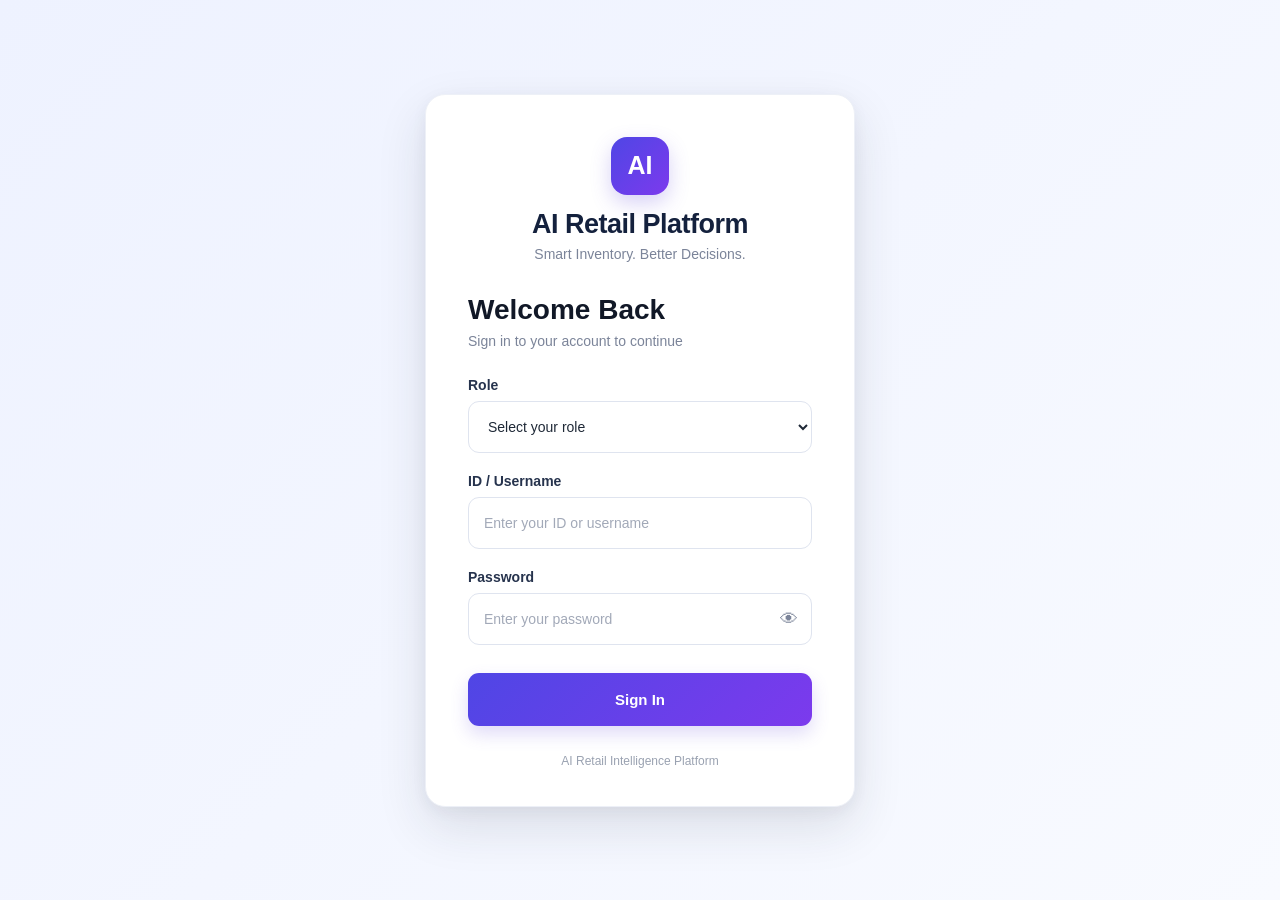
<file: frontend/index.html>
<!DOCTYPE html>
<html lang="en">

<head>
    <meta charset="UTF-8">
    <meta name="viewport" content="width=device-width, initial-scale=1.0">

    <title>AI Retail Platform - Login</title>

    <style>
        * {
            margin: 0;
            padding: 0;
            box-sizing: border-box;
            font-family: Arial, Helvetica, sans-serif;
        }

        body {
            min-height: 100vh;
            background: linear-gradient(135deg, #eef2ff, #f8faff);
            display: flex;
            align-items: center;
            justify-content: center;
            color: #14213d;
        }

        .login-wrapper {
            width: 100%;
            max-width: 470px;
            padding: 20px;
        }

        .login-card {
            background: #ffffff;
            border-radius: 20px;
            padding: 42px 42px 38px;
            box-shadow:
                0 20px 50px rgba(31, 41, 55, 0.12),
                0 4px 15px rgba(31, 41, 55, 0.05);
            border: 1px solid #edf0f7;
        }

        /* LOGO */

        .brand {
            text-align: center;
            margin-bottom: 32px;
        }

        .logo-box {
            width: 58px;
            height: 58px;
            margin: 0 auto 14px;

            display: flex;
            align-items: center;
            justify-content: center;

            background: linear-gradient(135deg, #4f46e5, #7c3aed);
            color: white;

            border-radius: 16px;

            font-size: 25px;
            font-weight: 800;

            box-shadow: 0 8px 20px rgba(99, 76, 220, 0.25);
        }

        .brand h1 {
            font-size: 27px;
            font-weight: 750;
            letter-spacing: -0.5px;
            margin-bottom: 6px;
        }

        .brand p {
            color: #7b8499;
            font-size: 14px;
        }

        /* WELCOME */

        .welcome {
            margin-bottom: 28px;
        }

        .welcome h2 {
            font-size: 28px;
            margin-bottom: 7px;
            color: #111827;
        }

        .welcome p {
            color: #7b8499;
            font-size: 14px;
        }

        /* FORM */

        .form-group {
            margin-bottom: 20px;
        }

        .form-group label {
            display: block;
            font-size: 14px;
            font-weight: 650;
            margin-bottom: 8px;
            color: #26334d;
        }

        .input-wrapper {
            position: relative;
        }

        .form-control {
            width: 100%;
            height: 52px;

            border: 1px solid #dfe4ef;
            border-radius: 11px;

            padding: 0 15px;

            font-size: 14px;
            color: #1f2937;
            background: #ffffff;

            outline: none;

            transition: 0.2s ease;
        }

        .form-control:focus {
            border-color: #6366f1;
            box-shadow: 0 0 0 3px rgba(99, 102, 241, 0.10);
        }

        .form-control::placeholder {
            color: #a2a9b8;
        }

        select.form-control {
            cursor: pointer;
        }

        /* PASSWORD */

        .password-input {
            padding-right: 48px;
        }

        .toggle-password {
            position: absolute;
            right: 14px;
            top: 50%;
            transform: translateY(-50%);

            border: none;
            background: transparent;

            cursor: pointer;

            font-size: 18px;
            color: #7b8499;
        }

        .toggle-password:hover {
            color: #4f46e5;
        }

        /* LOGIN BUTTON */

        .login-btn {
            width: 100%;
            height: 53px;

            border: none;
            border-radius: 11px;

            background: linear-gradient(
                135deg,
                #4f46e5,
                #7c3aed
            );

            color: white;

            font-size: 15px;
            font-weight: 700;

            cursor: pointer;

            margin-top: 8px;

            transition: 0.2s ease;

            box-shadow:
                0 8px 18px rgba(99, 76, 220, 0.20);
        }

        .login-btn:hover {
            transform: translateY(-1px);

            box-shadow:
                0 12px 24px rgba(99, 76, 220, 0.28);
        }

        .login-btn:active {
            transform: translateY(0);
        }

        /* ERROR */

        .error-message {
            display: none;

            margin-top: 15px;
            padding: 11px 13px;

            border-radius: 9px;

            background: #fff1f2;
            border: 1px solid #fecdd3;

            color: #be123c;

            font-size: 13px;
            line-height: 1.4;
        }

        /* FOOTER */

        .login-footer {
            text-align: center;
            margin-top: 28px;

            color: #9aa2b1;
            font-size: 12px;
        }

        /* MOBILE */

        @media (max-width: 520px) {

            .login-wrapper {
                padding: 15px;
            }

            .login-card {
                padding: 32px 24px;
                border-radius: 17px;
            }

            .brand h1 {
                font-size: 24px;
            }

            .welcome h2 {
                font-size: 25px;
            }
        }
    </style>
</head>

<body>

    <div class="login-wrapper">

        <div class="login-card">

            <!-- BRAND -->

            <div class="brand">

                <div class="logo-box">
                    AI
                </div>

                <h1>AI Retail Platform</h1>

                <p>Smart Inventory. Better Decisions.</p>

            </div>


            <!-- WELCOME -->

            <div class="welcome">

                <h2>Welcome Back</h2>

                <p>
                    Sign in to your account to continue
                </p>

            </div>


            <!-- LOGIN FORM -->

            <form id="loginForm">

                <!-- ROLE -->

                <div class="form-group">

                    <label for="role">
                        Role
                    </label>

                    <select
                        id="role"
                        class="form-control"
                        required
                    >

                        <option value="">
                            Select your role
                        </option>

                        <option value="retailer">
                            Retailer
                        </option>

                        <option value="factory">
                            Factory
                        </option>

                        <option value="customer">
                            Customer
                        </option>

                    </select>

                </div>


                <!-- USERNAME -->

                <div class="form-group">

                    <label for="username">
                        ID / Username
                    </label>

                    <input
                        type="text"
                        id="username"
                        class="form-control"
                        placeholder="Enter your ID or username"
                        autocomplete="username"
                        required
                    >

                </div>


                <!-- PASSWORD -->

                <div class="form-group">

                    <label for="password">
                        Password
                    </label>

                    <div class="input-wrapper">

                        <input
                            type="password"
                            id="password"
                            class="form-control password-input"
                            placeholder="Enter your password"
                            autocomplete="current-password"
                            required
                        >

                        <button
                            type="button"
                            class="toggle-password"
                            id="togglePassword"
                            aria-label="Show password"
                        >
                            👁
                        </button>

                    </div>

                </div>


                <!-- LOGIN BUTTON -->

                <button
                    type="submit"
                    class="login-btn"
                >
                    Sign In
                </button>


                <!-- ERROR -->

                <div
                    id="errorMessage"
                    class="error-message"
                ></div>

            </form>


            <!-- FOOTER -->

            <div class="login-footer">
                AI Retail Intelligence Platform
            </div>

        </div>

    </div>


    <script>

        /* ==========================================
           PASSWORD SHOW / HIDE
        ========================================== */

        const passwordInput =
            document.getElementById("password");

        const togglePassword =
            document.getElementById("togglePassword");


        togglePassword.addEventListener(
            "click",
            function () {

                if (
                    passwordInput.type === "password"
                ) {

                    passwordInput.type = "text";

                    togglePassword.textContent = "🙈";

                }

                else {

                    passwordInput.type = "password";

                    togglePassword.textContent = "👁";

                }

            }
        );


        /* ==========================================
           LOGIN
        ========================================== */

        document
            .getElementById("loginForm")
            .addEventListener(
                "submit",
                function (event) {

                    event.preventDefault();


                    const role =
                        document
                            .getElementById("role")
                            .value;

                    const username =
                        document
                            .getElementById("username")
                            .value
                            .trim();

                    const password =
                        document
                            .getElementById("password")
                            .value;

                    const error =
                        document
                            .getElementById("errorMessage");


                    error.style.display = "none";


                    /* CHECK ROLE */

                    if (!role) {

                        showError(
                            "Please select your role."
                        );

                        return;

                    }


                    /* CHECK USERNAME */

                    if (!username) {

                        showError(
                            "Please enter your ID / username."
                        );

                        return;

                    }


                    /* CHECK PASSWORD */

                    if (!password) {

                        showError(
                            "Please enter your password."
                        );

                        return;

                    }


                    /*
                       DEMO LOGIN

                       For your MVP:
                       demo / 1234
                    */

                    if (
                        username !== "demo" ||
                        password !== "1234"
                    ) {

                        showError(
                            "Invalid ID or password. Use demo / 1234 for the MVP."
                        );

                        return;

                    }


                    /* SAVE LOGIN */

                    localStorage.setItem(
                        "loggedIn",
                        "true"
                    );

                    localStorage.setItem(
                        "userRole",
                        role
                    );

                    localStorage.setItem(
                        "username",
                        username
                    );


                    /* ROLE BASED REDIRECT */

                    if (role === "retailer") {

                        window.location.href =
                            "dashboard.html";

                    }

                    else if (role === "factory") {

                        window.location.href =
                            "factory.html";

                    }

                    else if (role === "customer") {

                        window.location.href =
                            "customer.html";

                    }

                }
            );


        /* ==========================================
           ERROR FUNCTION
        ========================================== */

        function showError(message) {

            const error =
                document.getElementById(
                    "errorMessage"
                );

            error.textContent = message;

            error.style.display = "block";

        }

    </script>

</body>

</html>
</file>
<file: frontend/style.css>
/* =========================================================
   RETAILEDGE — FINAL GLOBAL CSS
   Professional Light Dashboard + Dark Sidebar
   ========================================================= */


/* =========================================================
   GLOBAL RESET
   ========================================================= */

* {
    margin: 0;
    padding: 0;
    box-sizing: border-box;
}

html {
    scroll-behavior: smooth;
}

body {
    font-family: "Inter", -apple-system, BlinkMacSystemFont,
                 "Segoe UI", Roboto, Arial, sans-serif;

    background: #f5f7fb;
    color: #172033;

    line-height: 1.5;
}


/* =========================================================
   LOGIN
   ========================================================= */

.login-body {
    min-height: 100vh;

    display: flex;
    align-items: center;
    justify-content: center;

    background:
        radial-gradient(
            circle at top left,
            #e9ddff,
            transparent 35%
        ),
        radial-gradient(
            circle at bottom right,
            #dcecff,
            transparent 35%
        ),
        #f5f7fb;
}

.login-container {
    width: 950px;
    min-height: 570px;

    display: grid;
    grid-template-columns: 1fr 1fr;

    background: #ffffff;

    border-radius: 28px;
    overflow: hidden;

    box-shadow:
        0 25px 70px rgba(35, 40, 70, 0.15);
}

.login-left {
    padding: 55px;

    background:
        linear-gradient(
            145deg,
            #6d4aff,
            #8d6cff
        );

    color: #ffffff;

    display: flex;
    flex-direction: column;
    justify-content: space-between;
}

.brand-large {
    display: flex;
    align-items: center;
    gap: 15px;
}

.brand-icon {
    font-size: 42px;
}

.brand-large h1 {
    font-size: 25px;
}

.brand-large p {
    font-size: 13px;
    opacity: 0.8;
}

.login-info h2 {
    font-size: 38px;
    line-height: 1.2;
    margin-bottom: 20px;
}

.login-info p {
    line-height: 1.7;
    opacity: 0.85;
    max-width: 400px;
}

.login-card {
    padding: 55px;

    display: flex;
    flex-direction: column;
    justify-content: center;
}

.login-header h2 {
    font-size: 28px;
    margin-bottom: 8px;
}

.login-header p {
    color: #7d8496;
    margin-bottom: 30px;
    font-size: 14px;
}

.input-group {
    margin-bottom: 18px;
}

.input-group label {
    display: block;

    font-size: 13px;
    font-weight: 600;

    margin-bottom: 8px;

    color: #172033;
}

.input-group input,
.input-group select,
.input-group textarea {
    width: 100%;

    padding: 14px 15px;

    border: 1px solid #e1e4ec;
    border-radius: 10px;

    outline: none;

    font-family: inherit;

    background: #ffffff;
    color: #172033;

    transition: 0.2s;
}

.input-group textarea {
    min-height: 100px;
    resize: vertical;
}

.input-group input:focus,
.input-group select:focus,
.input-group textarea:focus {
    border-color: #7655ff;

    box-shadow:
        0 0 0 3px rgba(118, 85, 255, 0.1);
}

.primary-btn {
    width: 100%;

    border: none;

    padding: 14px;

    border-radius: 10px;

    background:
        linear-gradient(
            135deg,
            #6d4aff,
            #8a68ff
        );

    color: #ffffff;

    font-weight: 700;

    cursor: pointer;

    transition: 0.25s;
}

.primary-btn:hover {
    transform: translateY(-2px);

    box-shadow:
        0 10px 25px rgba(109, 74, 255, 0.25);
}

.login-message {
    text-align: center;

    margin-top: 15px;

    font-size: 13px;
}


/* =========================================================
   APP
   ========================================================= */

.app {
    min-height: 100vh;
    display: flex;
}


/* =========================================================
   SIDEBAR
   ========================================================= */

.sidebar {
    width: 255px;

    position: fixed;

    left: 0;
    top: 0;
    bottom: 0;

    background: #111525;

    color: #ffffff;

    padding: 25px 15px;

    display: flex;
    flex-direction: column;

    z-index: 1000;
}

.logo {
    display: flex;
    align-items: center;

    gap: 12px;

    padding: 0 12px 30px;
}

.logo-icon {
    width: 42px;
    height: 42px;

    display: flex;
    align-items: center;
    justify-content: center;

    border-radius: 12px;

    background:
        linear-gradient(
            135deg,
            #7452ff,
            #9a7cff
        );

    font-size: 21px;
}

.logo h2 {
    font-size: 17px;
    color: #ffffff;
}

.logo span {
    color: #8d94aa;
    font-size: 11px;
}

nav {
    display: flex;
    flex-direction: column;

    gap: 7px;
}

nav a {
    text-decoration: none;

    color: #9299ae;

    padding: 13px 14px;

    border-radius: 10px;

    display: flex;
    align-items: center;

    gap: 12px;

    font-size: 13px;

    transition: 0.2s;
}

nav a:hover {
    background: #1d2235;
    color: #ffffff;
}

nav a.active {
    background:
        linear-gradient(
            135deg,
            rgba(118, 85, 255, 0.9),
            rgba(143, 105, 255, 0.8)
        );

    color: #ffffff;

    box-shadow:
        0 8px 20px rgba(105, 77, 255, 0.2);
}

.sidebar-bottom {
    margin-top: auto;
}

.logout-btn {
    width: 100%;

    padding: 12px;

    border: 1px solid #292e40;

    border-radius: 10px;

    background: transparent;

    color: #aab0c0;

    cursor: pointer;

    transition: 0.2s;
}

.logout-btn:hover {
    background: #1d2235;
    color: #ffffff;
}


/* =========================================================
   MAIN CONTENT
   ========================================================= */

.main-content {
    margin-left: 255px;

    width: calc(100% - 255px);

    min-height: 100vh;

    padding: 30px 35px;

    background: #f5f7fb;

    color: #172033;
}


/* =========================================================
   TOPBAR
   ========================================================= */

.topbar {
    display: flex;

    justify-content: space-between;
    align-items: center;

    margin-bottom: 30px;
}

.topbar h1 {
    font-size: 27px;
    color: #172033;
}

.topbar p {
    color: #7c8395;

    font-size: 13px;

    margin-top: 6px;
}

.user-section {
    display: flex;
    align-items: center;

    gap: 8px;

    font-size: 12px;

    color: #687083;
}

.status-dot {
    width: 9px;
    height: 9px;

    border-radius: 50%;

    background: #28c76f;

    box-shadow:
        0 0 10px rgba(40, 199, 111, 0.5);
}


/* =========================================================
   LOADING
   ========================================================= */

.ai-loading {
    display: flex;

    align-items: center;

    gap: 12px;

    padding: 15px 20px;

    margin-bottom: 20px;

    border-radius: 12px;

    background: #ffffff;

    border: 1px solid #edf0f5;

    color: #687083;

    font-size: 14px;
}

.loader {
    width: 18px;
    height: 18px;

    border: 3px solid #e4e0ff;

    border-top: 3px solid #7051f7;

    border-radius: 50%;

    animation: spin 0.8s linear infinite;
}

@keyframes spin {
    to {
        transform: rotate(360deg);
    }
}


/* =========================================================
   API ERROR
   ========================================================= */

.api-error {
    padding: 18px 20px;

    margin-bottom: 20px;

    border-radius: 12px;

    background: #fff0f0;

    border: 1px solid #ffd0d0;

    color: #a83232;
}

.api-error strong {
    display: block;
    margin-bottom: 6px;
}

.api-error p {
    margin: 0;
    opacity: 0.8;
}


/* =========================================================
   STAT CARDS
   ========================================================= */

.stats-grid {
    display: grid;

    grid-template-columns:
        repeat(4, minmax(0, 1fr));

    gap: 18px;

    margin-bottom: 22px;
}

.stat-card {
    background: #ffffff;

    padding: 20px;

    border-radius: 16px;

    display: flex;
    align-items: center;

    gap: 15px;

    border: 1px solid #edf0f5;

    box-shadow:
        0 3px 12px rgba(30, 35, 55, 0.03);

    transition: 0.25s;
}

.stat-card:hover {
    transform: translateY(-4px);

    box-shadow:
        0 12px 30px rgba(30, 35, 55, 0.08);
}

.stat-card p,
.stat-card span {
    color: #7f8697;
    font-size: 12px;
}

.stat-card h2 {
    color: #172033;

    font-size: 25px;

    margin: 5px 0;
}

.stat-card small {
    font-size: 10px;
    color: #8a91a2;
}

.stat-icon {
    width: 48px;
    height: 48px;

    flex-shrink: 0;

    border-radius: 13px;

    display: flex;
    align-items: center;
    justify-content: center;

    font-size: 20px;
}

.purple {
    background: #eeeaff;
}

.blue {
    background: #e5efff;
}

.green {
    background: #e7f8ef;
}

.orange {
    background: #fff1df;
}

.red {
    background: #ffe7e8;
}


/* =========================================================
   DASHBOARD GRID
   ========================================================= */

.dashboard-grid {
    display: grid;

    grid-template-columns: 2fr 1fr;

    gap: 20px;

    margin-bottom: 20px;
}


/* =========================================================
   DASHBOARD CARD
   ========================================================= */

.dashboard-card {
    background: #ffffff;

    border-radius: 16px;

    padding: 22px;

    border: 1px solid #edf0f5;

    margin-bottom: 20px;

    color: #172033;

    box-shadow:
        0 3px 12px rgba(30, 35, 55, 0.03);
}

.card-header {
    display: flex;

    justify-content: space-between;
    align-items: center;

    margin-bottom: 20px;
}

.card-header h2 {
    font-size: 16px;
    color: #172033;
}

.card-header p {
    font-size: 11px;

    color: #8a91a2;

    margin-top: 5px;
}


/* =========================================================
   INVENTORY DETAILS
   ========================================================= */

.inventory-details {
    display: flex;
    flex-direction: column;
}

.detail-row {
    display: flex;

    justify-content: space-between;
    align-items: center;

    padding: 14px 0;

    border-bottom: 1px solid #edf0f5;
}

.detail-row:last-child {
    border-bottom: none;
}

.detail-row span {
    color: #7f8697;
    font-size: 13px;
}

.detail-row strong {
    font-size: 14px;
    color: #252c3c;
}


/* =========================================================
   CONTEXT INTELLIGENCE
   ========================================================= */

.context-list {
    display: flex;

    flex-direction: column;

    gap: 15px;
}

.context-item {
    display: flex;

    align-items: center;

    gap: 14px;
}

.context-icon {
    width: 40px;
    height: 40px;

    display: flex;

    align-items: center;
    justify-content: center;

    border-radius: 10px;

    background: #f4f1ff;

    font-size: 18px;
}

.context-item span {
    display: block;

    color: #8a91a2;

    font-size: 12px;

    margin-bottom: 3px;
}

.context-item strong {
    font-size: 14px;

    color: #252c3c;
}


/* =========================================================
   LIVE BADGE
   ========================================================= */

.live-badge {
    font-size: 10px;

    font-weight: 700;

    padding: 6px 10px;

    border-radius: 20px;

    background: #e7f8ef;

    color: #19945a;
}


/* =========================================================
   AI INSIGHT
   ========================================================= */

.ai-insight {
    background:
        linear-gradient(
            135deg,
            #f4f1ff,
            #eef2ff
        );

    color: #172033;

    border-radius: 17px;

    padding: 24px 28px;

    display: flex;

    align-items: center;

    gap: 20px;

    margin-bottom: 22px;

    border: 1px solid #e2defc;
}

.insight-icon {
    width: 50px;
    height: 50px;

    flex-shrink: 0;

    border-radius: 15px;

    background: #e6e0ff;

    display: flex;

    align-items: center;
    justify-content: center;

    font-size: 22px;
}

.insight-content {
    flex: 1;
}

.insight-label {
    font-size: 10px;

    color: #7051f7;

    font-weight: 700;
}

.insight-content h2 {
    font-size: 17px;

    margin: 5px 0;

    color: #172033;
}

.insight-content p {
    color: #667085;

    font-size: 12px;

    line-height: 1.5;
}


/* =========================================================
   AI REASONING
   ========================================================= */

.reasoning-card {
    margin-top: 20px;
}

.ai-badge {
    padding: 6px 12px;

    border-radius: 20px;

    font-size: 11px;

    font-weight: 700;

    background: #eeeaff;

    color: #7051f7;
}

.signals-list {
    display: flex;

    flex-direction: column;

    gap: 10px;

    margin: 20px 0;
}

.signal-item {
    padding: 12px 15px;

    border-radius: 10px;

    background: #f7f8fb;

    border: 1px solid #edf0f5;

    font-size: 13px;

    color: #4f586b;
}


/* =========================================================
   ACTION
   ========================================================= */

.recommendation-action {
    display: flex;

    align-items: center;

    justify-content: space-between;

    gap: 20px;

    padding-top: 20px;

    border-top: 1px solid #edf0f5;
}

.recommendation-action span {
    font-size: 12px;

    color: #8a91a2;
}

.recommendation-action h2 {
    margin-top: 5px;

    font-size: 18px;

    color: #172033;
}


/* =========================================================
   ACTION BUTTON
   ========================================================= */

.action-btn {
    padding: 12px 20px;

    border: none;

    background: #7051f7;

    color: #ffffff;

    border-radius: 9px;

    cursor: pointer;

    font-size: 12px;

    font-weight: 600;

    transition: 0.2s;
}

.action-btn:hover {
    background: #5c3fe0;

    transform: translateY(-2px);

    box-shadow:
        0 8px 18px rgba(112, 81, 247, 0.22);
}


/* =========================================================
   RISK COLORS
   ========================================================= */

.risk-high {
    color: #e08a00 !important;
}

.risk-medium {
    color: #c28a00 !important;
}

.risk-critical {
    color: #dc464d !important;
}

.risk-low {
    color: #19945a !important;
}


/* =========================================================
   PANELS
   ========================================================= */

.panel {
    background: #ffffff;

    border-radius: 16px;

    padding: 22px;

    border: 1px solid #edf0f5;

    margin-bottom: 20px;

    color: #172033;

    box-shadow:
        0 3px 12px rgba(30, 35, 55, 0.03);
}

.large-panel {
    min-height: 330px;
}

.panel-header {
    display: flex;

    justify-content: space-between;
    align-items: center;

    margin-bottom: 20px;
}

.panel-header h2 {
    font-size: 16px;
    color: #172033;
}

.panel-header p {
    font-size: 11px;

    color: #8a91a2;

    margin-top: 5px;
}

.panel-header select {
    padding: 8px 12px;

    border: 1px solid #e5e7ed;

    border-radius: 8px;

    font-size: 11px;

    background: #ffffff;
    color: #172033;
}


/* =========================================================
   CHART
   ========================================================= */

.chart {
    height: 220px;

    display: flex;

    align-items: end;

    padding-top: 20px;
}

.chart-bars {
    width: 100%;

    height: 100%;

    display: flex;

    align-items: end;

    justify-content: space-around;

    border-bottom: 1px solid #e9ebf0;
}

.bar-container {
    height: 100%;

    width: 10%;

    display: flex;

    flex-direction: column;

    justify-content: end;

    align-items: center;

    gap: 8px;
}

.bar {
    width: 55px;

    max-width: 100%;

    background: #dcd4ff;

    border-radius: 8px 8px 0 0;

    transition: 0.3s;
}

.bar:hover {
    background: #7555ff;

    transform: scaleY(1.03);
}

.bar.highlight {
    background: #7555ff;
}

.bar-container span {
    font-size: 10px;

    color: #8a91a2;
}


/* =========================================================
   RISK LIST
   ========================================================= */

.risk-list {
    display: flex;

    flex-direction: column;

    gap: 18px;

    margin-top: 30px;
}

.risk-item {
    display: flex;

    justify-content: space-between;
    align-items: center;

    font-size: 12px;
}

.risk-item div {
    display: flex;

    align-items: center;

    gap: 9px;
}

.risk-dot {
    width: 9px;
    height: 9px;

    border-radius: 50%;

    display: inline-block;
}

.risk-dot.high {
    background: #ed5b61;
}

.risk-dot.medium {
    background: #f2ad4e;
}

.risk-dot.low {
    background: #22c55e;
}

.view-link {
    color: #7051f7;

    font-size: 12px;

    text-decoration: none;

    font-weight: 600;
}


/* =========================================================
   AI BANNER — PREDICTION PAGE
   ========================================================= */

.ai-banner {
    background:
        linear-gradient(
            135deg,
            #f5f2ff,
            #eef2ff
        );

    color: #172033;

    border-radius: 17px;

    padding: 24px 28px;

    display: flex;

    align-items: center;

    gap: 20px;

    margin-bottom: 22px;

    border: 1px solid #e1ddf8;

    box-shadow:
        0 5px 18px rgba(30, 35, 55, 0.04);
}

.ai-symbol {
    width: 50px;
    height: 50px;

    flex-shrink: 0;

    border-radius: 15px;

    background:
        linear-gradient(
            135deg,
            #7051f7,
            #957cff
        );

    color: #ffffff;

    display: flex;

    align-items: center;
    justify-content: center;

    font-size: 22px;

    box-shadow:
        0 8px 18px rgba(112, 81, 247, 0.20);
}

.ai-banner span {
    font-size: 10px;

    color: #7051f7;

    font-weight: 800;

    letter-spacing: 0.8px;
}

.ai-banner h2 {
    font-size: 18px;

    margin: 5px 0;

    color: #172033;
}

.ai-banner p {
    color: #687083;

    font-size: 12px;
}

.ai-btn {
    margin-left: auto;

    background: #7051f7;

    color: #ffffff;

    padding: 11px 15px;

    border-radius: 9px;

    text-decoration: none;

    font-size: 11px;

    font-weight: 700;

    white-space: nowrap;

    transition: 0.2s;
}

.ai-btn:hover {
    background: #5c3fe0;

    transform: translateY(-2px);
}


/* =========================================================
   PREDICTION TABLE
   ========================================================= */

.table-container,
.table-wrap {
    width: 100%;
    overflow-x: auto;
}

table {
    width: 100%;

    border-collapse: collapse;

    font-size: 12px;

    background: #ffffff;

    color: #172033;
}

th {
    text-align: left;

    color: #697386;

    background: #f8f9fc;

    font-weight: 700;

    padding: 13px 10px;

    border-bottom: 1px solid #e5e7eb;
}

td {
    padding: 15px 10px;

    border-bottom: 1px solid #f0f2f5;

    color: #626a7c;

    background: #ffffff;
}

td strong {
    color: #252c3c;
}

tbody tr {
    transition: 0.15s;
}

tbody tr:hover td {
    background: #f8faff;
}


/* Predicted demand column */

table td:nth-child(4) {
    color: #4f46e5;
    font-weight: 750;
}


/* =========================================================
   PREDICTION STATUS
   ========================================================= */

#predictionStatus {
    display: inline-flex;

    align-items: center;
    justify-content: center;

    min-width: 78px;

    padding: 6px 12px;

    border-radius: 999px;

    background: #fff1f2;

    border: 1px solid #fecdd3;

    color: #dc2626;

    font-size: 10px;

    font-weight: 800;

    letter-spacing: 0.5px;

    text-transform: uppercase;
}


/* =========================================================
   PREDICTION INSIGHT
   ========================================================= */

#predictionInsight {
    margin-top: 20px;

    padding: 18px 20px;

    background:
        linear-gradient(
            135deg,
            #f8faff,
            #f5f3ff
        );

    border: 1px solid #e1e5f2;

    border-left: 4px solid #7051f7;

    border-radius: 12px;

    color: #4f586b;

    font-size: 13px;

    line-height: 1.65;

    box-shadow:
        0 4px 14px rgba(30, 35, 55, 0.04);
}


/* =========================================================
   DEBUG BOX
   ========================================================= */

#debugBox {
    margin-top: 15px;

    padding: 12px 15px;

    background: #f8fafc;

    color: #475569;

    border: 1px solid #e2e8f0;

    border-radius: 9px;

    font-family:
        Consolas,
        "Courier New",
        monospace;

    font-size: 11px;

    line-height: 1.5;
}


/* =========================================================
   BADGES
   ========================================================= */

.badge {
    display: inline-block;

    padding: 5px 9px;

    border-radius: 20px;

    font-size: 9px;

    font-weight: 700;
}

.badge.success {
    background: #e5f8ed;
    color: #19945a;
}

.badge.danger {
    background: #ffe7e8;
    color: #dc464d;
}

.badge.warning {
    background: #fff1db;
    color: #c47b1c;
}


/* =========================================================
   SEARCH
   ========================================================= */

.search-row {
    display: flex;

    gap: 12px;

    margin-bottom: 20px;
}

.search-row input,
.search-row select {
    padding: 11px 13px;

    border: 1px solid #e1e4eb;

    border-radius: 9px;

    outline: none;

    font-family: inherit;

    font-size: 12px;

    background: #ffffff;

    color: #172033;
}

.search-row input {
    flex: 1;
}


/* =========================================================
   BUTTONS
   ========================================================= */

.primary-small-btn {
    border: none;

    background: #7051f7;

    color: #ffffff;

    padding: 11px 16px;

    border-radius: 9px;

    font-size: 12px;

    font-weight: 600;

    cursor: pointer;

    transition: 0.2s;
}

.primary-small-btn:hover {
    background: #5c3fe0;

    transform: translateY(-1px);
}


/* =========================================================
   RISK CARDS
   ========================================================= */

.risk-cards {
    display: grid;

    grid-template-columns:
        repeat(3, minmax(0, 1fr));

    gap: 18px;

    margin-bottom: 20px;
}

.risk-card {
    background: #ffffff;

    border-radius: 16px;

    padding: 22px;

    border: 1px solid #edf0f5;

    box-shadow:
        0 3px 12px rgba(30, 35, 55, 0.03);
}

.risk-card span {
    font-size: 25px;
}

.risk-card h3 {
    font-size: 14px;

    margin-top: 12px;

    color: #172033;
}

.risk-card strong {
    display: block;

    font-size: 30px;

    margin-top: 7px;

    color: #172033;
}

.risk-card p {
    font-size: 11px;

    color: #858c9d;

    margin-top: 3px;
}


/* =========================================================
   RECOMMENDATIONS
   ========================================================= */

.recommendation-grid {
    display: grid;

    grid-template-columns:
        repeat(3, minmax(0, 1fr));

    gap: 18px;
}

.recommendation-card {
    background: #ffffff;

    padding: 22px;

    border-radius: 16px;

    border: 1px solid #edf0f5;

    transition: 0.25s;

    color: #172033;
}

.recommendation-card:hover {
    transform: translateY(-4px);

    box-shadow:
        0 12px 30px rgba(30, 35, 55, 0.08);
}

.recommendation-top {
    display: flex;

    align-items: center;

    justify-content: space-between;
}

.recommendation-icon {
    width: 45px;
    height: 45px;

    border-radius: 12px;

    display: flex;

    align-items: center;
    justify-content: center;

    font-size: 20px;

    background: #f0edff;
}

.recommendation-card h3 {
    margin-top: 18px;

    font-size: 15px;

    color: #172033;
}

.recommendation-card > p {
    color: #7f8697;

    font-size: 11px;

    line-height: 1.6;

    margin-top: 8px;
}

.recommendation-data {
    display: grid;

    grid-template-columns:
        repeat(3, 1fr);

    gap: 10px;

    margin: 20px 0;
}

.recommendation-data div {
    background: #f7f8fb;

    padding: 10px;

    border-radius: 9px;
}

.recommendation-data span {
    display: block;

    color: #8b91a1;

    font-size: 8px;
}

.recommendation-data strong {
    display: block;

    margin-top: 5px;

    font-size: 13px;

    color: #252c3c;
}


/* =========================================================
   AI FEEDBACK
   ========================================================= */

.feedback-section {
    margin-top: 24px;

    padding-top: 20px;

    border-top: 1px solid #e7e9ef;
}

.feedback-title {
    margin-bottom: 12px;
}

.feedback-title span {
    font-size: 14px;

    color: #687083;
}

.feedback-buttons {
    display: flex;

    gap: 12px;
}

.feedback-btn {
    padding: 10px 18px;

    border: none;

    border-radius: 10px;

    cursor: pointer;

    font-size: 14px;

    font-weight: 600;

    transition: 0.2s ease;
}

.feedback-btn:hover {
    transform: translateY(-2px);
}

.helpful {
    background: #e7f8ef;

    color: #19945a;
}

.not-helpful {
    background: #ffe7e8;

    color: #dc464d;
}

.feedback-message {
    display: none;

    margin-top: 12px;

    font-size: 13px;

    color: #19945a;
}


/* =========================================================
   SMART ALERTS
   ========================================================= */

.alerts-card {
    margin-top: 24px;
}

.section-header {
    display: flex;

    justify-content: space-between;

    align-items: center;

    margin-bottom: 20px;
}

.section-header h2 {
    margin: 0;

    color: #172033;
}

.section-header p {
    margin: 5px 0 0;

    color: #7f8697;

    font-size: 13px;
}

.alert-count {
    padding: 7px 12px;

    border-radius: 20px;

    background: #eeeaff;

    color: #7051f7;

    font-size: 13px;

    font-weight: 600;
}

.alerts-container {
    display: flex;

    flex-direction: column;

    gap: 12px;
}

.alert-item {
    display: flex;

    align-items: flex-start;

    gap: 14px;

    padding: 16px;

    border-radius: 14px;

    background: #ffffff;

    border: 1px solid #edf0f5;

    transition: 0.2s ease;
}

.alert-item:hover {
    transform: translateY(-2px);

    box-shadow:
        0 7px 20px rgba(30, 35, 55, 0.06);
}

.alert-icon {
    width: 42px;
    height: 42px;

    display: flex;

    align-items: center;
    justify-content: center;

    border-radius: 12px;

    background: #f1efff;

    font-size: 21px;

    flex-shrink: 0;
}

.alert-content {
    flex: 1;
}

.alert-content h3 {
    margin: 0 0 5px;

    font-size: 15px;

    color: #172033;
}

.alert-content p {
    margin: 0 0 8px;

    color: #7f8697;

    font-size: 13px;

    line-height: 1.5;
}

.alert-action {
    font-size: 12px;

    font-weight: 600;

    color: #7051f7;
}

.alert-high {
    border-left: 3px solid #ef4444;
}

.alert-critical {
    border-left: 3px solid #dc2626;
}

.alert-medium {
    border-left: 3px solid #eab308;
}

.alert-low {
    border-left: 3px solid #22c55e;
}

.alert-festival {
    border-left: 3px solid #f59e0b;
}

.alert-weather {
    border-left: 3px solid #38bdf8;
}

.alert-promotion {
    border-left: 3px solid #a78bfa;
}

.alert-trend {
    border-left: 3px solid #22c55e;
}

.loading-alerts {
    padding: 20px;

    text-align: center;

    color: #888;
}


/* =========================================================
   MULTI PRODUCT INVENTORY
   ========================================================= */

.multi-product-card {
    margin-top: 24px;
}

.multi-product-summary {
    display: grid;

    grid-template-columns:
        repeat(4, minmax(0, 1fr));

    gap: 16px;

    margin: 20px 0;
}

.mini-stat {
    padding: 18px;

    border-radius: 12px;

    background: #ffffff;

    border: 1px solid #edf0f5;
}

.mini-stat span {
    display: block;

    font-size: 13px;

    margin-bottom: 8px;

    color: #7f8697;
}

.mini-stat strong {
    font-size: 24px;

    color: #172033;
}


/* =========================================================
   MULTI PRODUCT TABLE
   ========================================================= */

.multi-product-table {
    width: 100%;

    border-collapse: collapse;

    min-width: 850px;
}

.multi-product-table th {
    text-align: left;

    padding: 14px;

    font-size: 13px;

    color: #697386;

    background: #f8f9fc;

    border-bottom: 1px solid #e5e7eb;
}

.multi-product-table td {
    padding: 16px 14px;

    border-bottom: 1px solid #edf0f5;

    font-size: 14px;

    color: #626a7c;

    background: #ffffff;
}

.multi-product-table tbody tr:hover {
    background: #f8faff;
}

.multi-product-table small {
    color: #8a91a2;
}


/* =========================================================
   RISK BADGES
   ========================================================= */

.risk-badge {
    display: inline-block;

    padding: 6px 10px;

    border-radius: 20px;

    font-size: 12px;

    font-weight: 600;
}

.risk-badge.critical {
    background: #fee2e2;
    color: #dc2626;
}

.risk-badge.high {
    background: #ffedd5;
    color: #ea580c;
}

.risk-badge.medium {
    background: #fef3c7;
    color: #ca8a04;
}

.risk-badge.low {
    background: #dcfce7;
    color: #16a34a;
}

.risk-badge.overstock {
    background: #dbeafe;
    color: #2563eb;
}


/* =========================================================
   CONTENT CARD
   ========================================================= */

.content-card {
    background: #ffffff;

    border: 1px solid #edf0f5;

    border-radius: 16px;

    padding: 24px;

    margin-bottom: 22px;

    color: #172033;

    box-shadow:
        0 3px 12px rgba(30, 35, 55, 0.03);
}

.content-card h2 {
    margin-top: 0;

    color: #172033;
}


/* =========================================================
   SMALL BUTTON
   ========================================================= */

.small-btn {
    padding: 8px 12px;

    font-size: 12px;

    border-radius: 8px;
}


/* =========================================================
   ERROR
   ========================================================= */

.error {
    color: #dc2626 !important;
}


/* =========================================================
   FOOTER
   ========================================================= */

footer {
    padding: 20px 0 10px;

    text-align: center;

    color: #8a91a2;

    font-size: 11px;
}

footer p {
    font-weight: 600;

    margin-bottom: 4px;
}


/* =========================================================
   RESPONSIVE — 1100px
   ========================================================= */

@media (max-width: 1100px) {

    .stats-grid {
        grid-template-columns:
            repeat(2, minmax(0, 1fr));
    }

    .dashboard-grid {
        grid-template-columns: 1fr;
    }

    .recommendation-grid {
        grid-template-columns:
            repeat(2, minmax(0, 1fr));
    }

    .multi-product-summary {
        grid-template-columns:
            repeat(2, minmax(0, 1fr));
    }
}


/* =========================================================
   RESPONSIVE — 750px
   ========================================================= */

@media (max-width: 750px) {

    .sidebar {
        width: 70px;

        padding: 20px 8px;
    }

    .logo {
        justify-content: center;

        padding-left: 0;
        padding-right: 0;
    }

    .logo div:not(.logo-icon) {
        display: none;
    }

    nav a {
        justify-content: center;

        padding: 13px 8px;

        font-size: 0;
    }

    nav a span {
        font-size: 18px;
    }

    .main-content {
        margin-left: 70px;

        width: calc(100% - 70px);

        padding: 20px;
    }

    .login-container {
        width: 95%;

        grid-template-columns: 1fr;
    }

    .login-left {
        display: none;
    }

    .stats-grid {
        grid-template-columns: 1fr;
    }

    .topbar {
        align-items: flex-start;

        gap: 15px;
    }

    .user-section {
        font-size: 10px;
    }

    .ai-insight {
        flex-wrap: wrap;
    }

    .ai-banner {
        flex-wrap: wrap;
    }

    .ai-btn {
        margin-left: 0;
    }

    .risk-cards {
        grid-template-columns: 1fr;
    }

    .recommendation-grid {
        grid-template-columns: 1fr;
    }

    .multi-product-summary {
        grid-template-columns: 1fr 1fr;
    }
}


/* =========================================================
   RESPONSIVE — 600px
   ========================================================= */

@media (max-width: 600px) {

    .main-content {
        padding: 15px;
    }

    .stats-grid {
        grid-template-columns: 1fr;
    }

    .recommendation-action {
        flex-direction: column;

        align-items: flex-start;
    }

    .recommendation-action .action-btn {
        width: 100%;
    }

    .topbar {
        flex-direction: column;
    }

    .ai-banner {
        padding: 20px;
    }

    .ai-symbol {
        width: 44px;
        height: 44px;
    }

    .ai-banner h2 {
        font-size: 16px;
    }

    .multi-product-summary {
        grid-template-columns: 1fr;
    }

    .feedback-buttons {
        flex-direction: column;
    }

    .feedback-btn {
        width: 100%;
    }

    table {
        min-width: 700px;
    }
}
</file>
